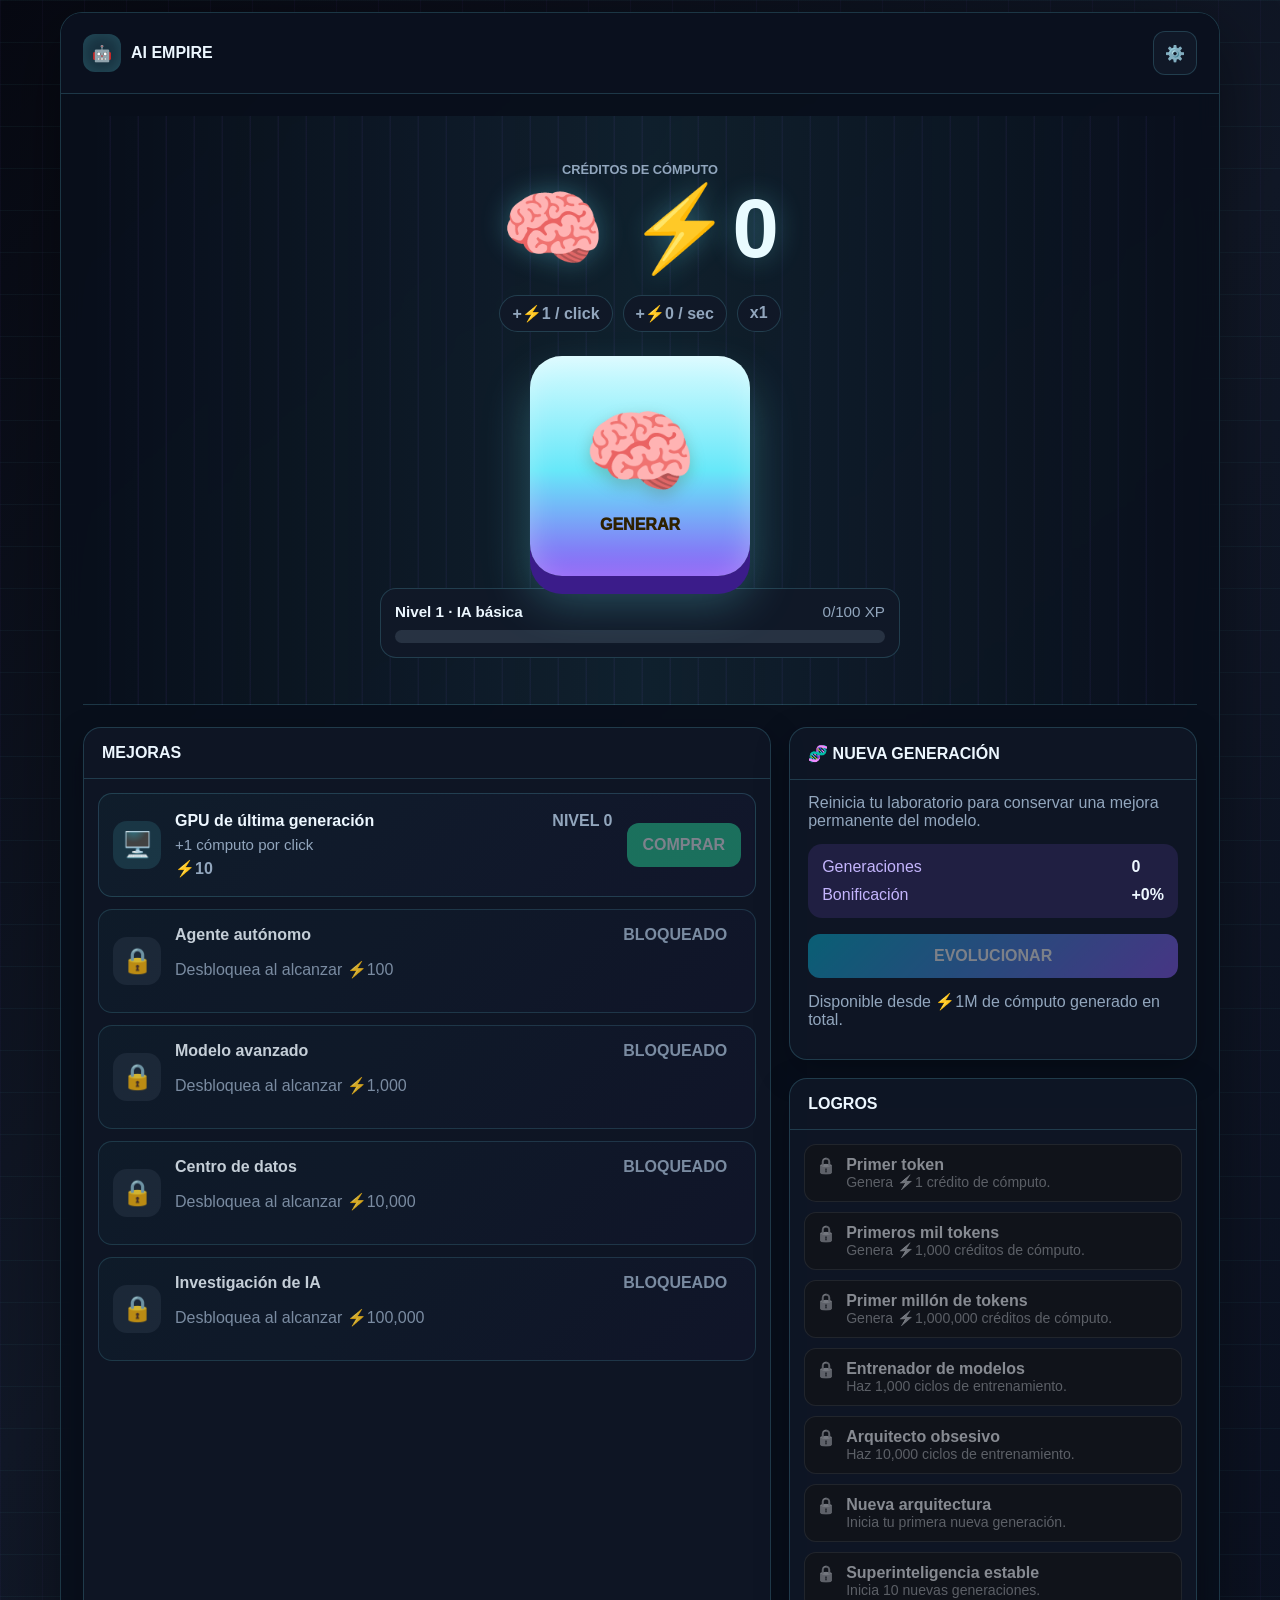
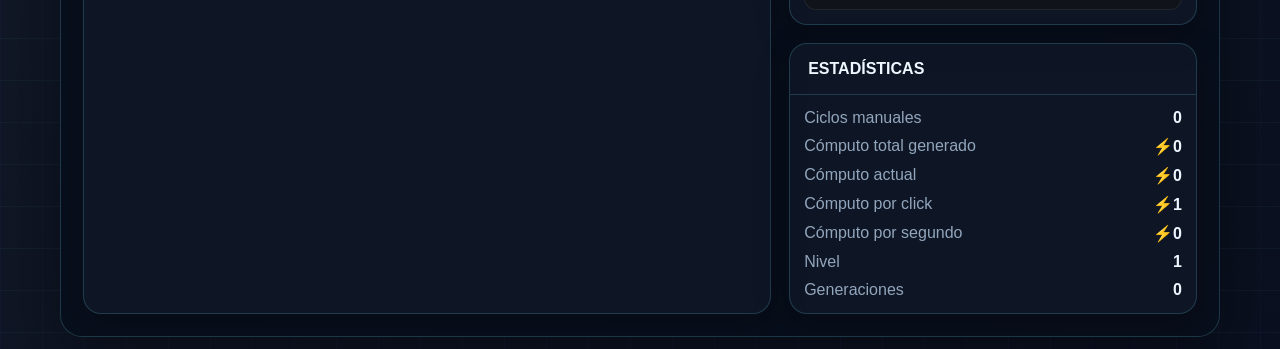
<file: index.html>
<!DOCTYPE html>
<html lang="es">
<head>
  <meta charset="UTF-8">
  <meta name="viewport" content="width=device-width, initial-scale=1.0">
  <title>AI Empire</title>
  <link rel="stylesheet" href="style.css">
</head>
<body>
  <div class="app-shell" id="app">
    <header class="topbar">
      <div class="brand">
        <span class="brand-icon">🤖</span>
        <span>AI EMPIRE</span>
      </div>
      <button class="icon-button" id="settingsButton" type="button" aria-label="Abrir configuración" title="Configuración">⚙️</button>
    </header>

    <main class="game-layout">
      <section class="hero-panel" aria-labelledby="moneyTitle">
        <p class="eyebrow" id="moneyTitle">CRÉDITOS DE CÓMPUTO</p>
        <div class="money-display" id="moneyDisplay">⚡ 0</div>
        <div class="income-strip">
          <span id="clickIncome">+⚡1 / click</span>
          <span id="secondIncome">+⚡0 / sec</span>
          <span id="multiplierDisplay">x1</span>
        </div>

        <div class="click-zone" id="clickZone">
          <button class="money-button" id="moneyButton" type="button" aria-label="Pulsar para generar cómputo">
            <span class="coin">🧠</span>
            <span>GENERAR</span>
          </button>
        </div>

        <div class="level-card" id="levelCard">
          <div class="level-line">
            <strong id="levelDisplay">Nivel 1</strong>
            <span id="xpDisplay">0/100 XP</span>
          </div>
          <div class="progress-track" aria-hidden="true">
            <div class="progress-fill" id="xpBar"></div>
          </div>
        </div>
      </section>

      <section class="content-grid">
        <section class="panel upgrades-panel" aria-labelledby="upgradesTitle">
          <div class="panel-heading">
            <h2 id="upgradesTitle">MEJORAS</h2>
          </div>
          <div class="upgrades-list" id="upgradesList"></div>
        </section>

        <aside class="side-column">
          <section class="panel prestige-panel" aria-labelledby="prestigeTitle">
            <div class="panel-heading">
              <h2 id="prestigeTitle">🧬 NUEVA GENERACIÓN</h2>
            </div>
            <p class="muted">Reinicia tu laboratorio para conservar una mejora permanente del modelo.</p>
            <div class="prestige-stats">
              <span>Generaciones</span>
              <strong id="prestigeDisplay">0</strong>
              <span>Bonificación</span>
              <strong id="prestigeBonusDisplay">+0%</strong>
            </div>
            <button class="primary-action" id="prestigeButton" type="button">EVOLUCIONAR</button>
            <p class="requirement" id="prestigeRequirement">Disponible desde ⚡1M</p>
          </section>

          <section class="panel achievements-panel" aria-labelledby="achievementsTitle">
            <div class="panel-heading">
              <h2 id="achievementsTitle">LOGROS</h2>
            </div>
            <div class="achievement-list" id="achievementList"></div>
          </section>

          <section class="panel stats-panel" aria-labelledby="statsTitle">
            <div class="panel-heading">
              <h2 id="statsTitle">ESTADÍSTICAS</h2>
            </div>
            <dl class="stats-list" id="statsList"></dl>
          </section>
        </aside>
      </section>
    </main>
  </div>

  <div class="toast-stack" id="toastStack" aria-live="polite"></div>

  <div class="modal hidden" id="settingsModal" role="dialog" aria-modal="true" aria-labelledby="settingsTitle">
    <div class="modal-card">
      <div class="modal-header">
        <h2 id="settingsTitle">⚙️ CONFIGURACIÓN</h2>
        <button class="icon-button" id="closeSettings" type="button" aria-label="Cerrar configuración" title="Cerrar">✕</button>
      </div>
      <div class="settings-row">
        <span>🔊 Sonido</span>
        <button class="toggle-button" id="soundToggle" type="button">ON</button>
      </div>
      <div class="settings-row">
        <span>✨ Animaciones</span>
        <button class="toggle-button" id="animationsToggle" type="button">ON</button>
      </div>
      <div class="modal-actions">
        <button class="primary-action" id="saveButton" type="button">💾 Guardar simulación</button>
        <button class="danger-action" id="resetButton" type="button">🗑️ Borrar simulación</button>
      </div>
    </div>
  </div>

  <div class="modal hidden" id="prestigeModal" role="dialog" aria-modal="true" aria-labelledby="prestigeConfirmTitle">
    <div class="modal-card">
      <h2 id="prestigeConfirmTitle">¿Seguro que quieres iniciar una nueva generación?</h2>
      <div class="modal-columns">
        <div>
          <h3>Perderás:</h3>
          <p id="prestigeLossMoney">❌ ⚡0</p>
          <p>❌ Todas las mejoras</p>
        </div>
        <div>
          <h3>Obtendrás:</h3>
          <p id="prestigeGainPoints">🧬 +0 Puntos de Generación</p>
          <p id="prestigeGainBonus">🔥 +0% potencia permanente</p>
        </div>
      </div>
      <div class="modal-actions horizontal">
        <button class="secondary-action" id="cancelPrestige" type="button">CANCELAR</button>
        <button class="prestige-action" id="confirmPrestige" type="button">NUEVA GENERACIÓN</button>
      </div>
    </div>
  </div>

  <div class="modal hidden" id="offlineModal" role="dialog" aria-modal="true" aria-labelledby="offlineTitle">
    <div class="modal-card center-card">
      <h2 id="offlineTitle">🌙 MIENTRAS ESTABAS FUERA</h2>
      <p id="offlineTime">Han pasado 0min.</p>
      <p>Tu infraestructura generó:</p>
      <div class="offline-money" id="offlineMoney">⚡ +0</div>
      <button class="primary-action" id="collectOffline" type="button">RECOGER</button>
    </div>
  </div>

  <script src="script.js"></script>
</body>
</html>
</file>
<file: style.css>
:root {
  --bg: #070912;
  --surface: #101827;
  --surface-strong: #0b1220;
  --text: #edf7ff;
  --muted: #92a6bd;
  --line: rgba(115, 232, 255, 0.18);
  --green: #28d99a;
  --green-dark: #69f5c4;
  --gold: #67e8f9;
  --gold-dark: #0891b2;
  --red: #ef476f;
  --blue: #8b5cf6;
  --ink-shadow: 0 22px 70px rgba(0, 0, 0, 0.42);
}

* {
  box-sizing: border-box;
}

body {
  min-height: 100vh;
  margin: 0;
  color: var(--text);
  font-family: Arial, Helvetica, sans-serif;
  background:
    linear-gradient(rgba(103, 232, 249, 0.045) 1px, transparent 1px),
    linear-gradient(90deg, rgba(139, 92, 246, 0.045) 1px, transparent 1px),
    linear-gradient(135deg, #070912 0%, #111827 45%, #0a1020 100%),
    var(--bg);
  background-size: 42px 42px, 42px 42px, auto;
}

button {
  font: inherit;
}

.app-shell {
  width: min(1160px, calc(100% - 24px));
  min-height: calc(100vh - 24px);
  margin: 12px auto;
  overflow: hidden;
  background: rgba(9, 15, 28, 0.88);
  border: 1px solid var(--line);
  border-radius: 22px;
  box-shadow: var(--ink-shadow);
  backdrop-filter: blur(12px);
}

.topbar {
  display: flex;
  align-items: center;
  justify-content: space-between;
  gap: 16px;
  padding: 18px 22px;
  border-bottom: 1px solid var(--line);
  background: rgba(10, 17, 31, 0.92);
}

.brand {
  display: flex;
  align-items: center;
  gap: 10px;
  font-weight: 900;
  letter-spacing: 0;
}

.brand-icon {
  display: grid;
  width: 38px;
  height: 38px;
  place-items: center;
  border-radius: 12px;
  background: rgba(103, 232, 249, 0.14);
  box-shadow: inset 0 0 18px rgba(103, 232, 249, 0.18);
}

.icon-button,
.toggle-button {
  min-width: 44px;
  min-height: 44px;
  border: 1px solid var(--line);
  border-radius: 12px;
  color: var(--text);
  background: var(--surface);
  cursor: pointer;
  transition: transform 0.16s ease, border-color 0.16s ease, background 0.16s ease;
}

.icon-button:hover,
.toggle-button:hover,
.buy-button:hover,
.primary-action:hover,
.secondary-action:hover,
.prestige-action:hover,
.danger-action:hover {
  transform: translateY(-1px);
}

.game-layout {
  padding: 22px;
}

.hero-panel {
  position: relative;
  display: grid;
  justify-items: center;
  padding: clamp(24px, 5vw, 46px) 16px;
  border-bottom: 1px solid var(--line);
  background:
    linear-gradient(90deg, transparent, rgba(103, 232, 249, 0.08), transparent),
    repeating-linear-gradient(90deg, transparent 0 26px, rgba(139, 92, 246, 0.06) 27px 28px);
}

.eyebrow {
  margin: 0 0 8px;
  color: var(--muted);
  font-size: 0.8rem;
  font-weight: 800;
  letter-spacing: 0;
}

.money-display {
  min-height: 1.15em;
  text-align: center;
  font-size: clamp(2.1rem, 8vw, 5.2rem);
  font-weight: 900;
  line-height: 1.05;
  color: #e9fbff;
  text-shadow: 0 0 28px rgba(103, 232, 249, 0.32);
}

.income-strip {
  display: flex;
  flex-wrap: wrap;
  justify-content: center;
  gap: 10px;
  margin-top: 14px;
}

.income-strip span {
  padding: 8px 12px;
  border: 1px solid var(--line);
  border-radius: 999px;
  color: var(--muted);
  background: var(--surface);
  font-weight: 800;
}

.click-zone {
  position: relative;
  display: grid;
  width: min(320px, 100%);
  min-height: 220px;
  margin-top: 24px;
  place-items: center;
}

.money-button {
  display: grid;
  width: clamp(154px, 44vw, 220px);
  aspect-ratio: 1;
  place-items: center;
  align-content: center;
  gap: 10px;
  border: 0;
  border-radius: 32px;
  color: #2e2100;
  background:
    linear-gradient(180deg, #d9fbff, #67e8f9 52%, #8b5cf6);
  box-shadow:
    0 18px 0 #3b1c8a,
    0 26px 48px rgba(103, 232, 249, 0.28),
    inset 0 0 28px rgba(255, 255, 255, 0.28);
  cursor: pointer;
  font-weight: 950;
  letter-spacing: 0;
  transition: transform 0.08s ease, box-shadow 0.08s ease, filter 0.2s ease;
  user-select: none;
  -webkit-tap-highlight-color: transparent;
}

.money-button .coin {
  font-size: clamp(3.2rem, 14vw, 5.7rem);
  filter: drop-shadow(0 6px 8px rgba(96, 56, 0, 0.24));
}

.money-button:active,
.money-button.pressed {
  transform: translateY(10px) scale(0.96);
  box-shadow:
    0 8px 0 #3b1c8a,
    0 16px 28px rgba(103, 232, 249, 0.18);
}

.level-card {
  width: min(520px, 100%);
  margin-top: 12px;
  padding: 14px;
  border: 1px solid var(--line);
  border-radius: 16px;
  background: var(--surface);
}

.level-line {
  display: flex;
  justify-content: space-between;
  gap: 16px;
  margin-bottom: 10px;
  color: var(--muted);
  font-size: 0.95rem;
}

.level-line strong {
  color: var(--text);
}

.progress-track {
  height: 13px;
  overflow: hidden;
  border-radius: 999px;
  background: rgba(146, 166, 189, 0.18);
}

.progress-fill {
  width: 0;
  height: 100%;
  border-radius: inherit;
  background: linear-gradient(90deg, var(--green), var(--gold), var(--blue));
  transition: width 0.32s ease;
}

.content-grid {
  display: grid;
  grid-template-columns: minmax(0, 1.35fr) minmax(310px, 0.8fr);
  gap: 18px;
  padding-top: 22px;
}

.side-column {
  display: grid;
  align-content: start;
  gap: 18px;
}

.panel {
  border: 1px solid var(--line);
  border-radius: 18px;
  background: rgba(16, 24, 39, 0.86);
  box-shadow: 0 12px 34px rgba(0, 0, 0, 0.26);
}

.panel-heading {
  display: flex;
  align-items: center;
  justify-content: space-between;
  padding: 16px 18px;
  border-bottom: 1px solid var(--line);
}

.panel-heading h2 {
  margin: 0;
  font-size: 1rem;
  letter-spacing: 0;
}

.upgrades-list {
  display: grid;
  gap: 12px;
  padding: 14px;
}

.upgrade-card {
  display: grid;
  grid-template-columns: auto minmax(0, 1fr) auto;
  gap: 14px;
  align-items: center;
  min-height: 104px;
  padding: 14px;
  border: 1px solid var(--line);
  border-radius: 14px;
  background:
    linear-gradient(135deg, rgba(103, 232, 249, 0.05), rgba(139, 92, 246, 0.05)),
    var(--surface-strong);
  transition: transform 0.18s ease, border-color 0.18s ease, box-shadow 0.18s ease;
}

.upgrade-card.affordable {
  border-color: rgba(40, 217, 154, 0.72);
  box-shadow: 0 0 24px rgba(40, 217, 154, 0.08);
}

.upgrade-card.bought {
  animation: buyPulse 360ms ease;
}

.upgrade-icon {
  display: grid;
  width: 48px;
  height: 48px;
  place-items: center;
  border-radius: 14px;
  background: rgba(103, 232, 249, 0.12);
  font-size: 1.55rem;
}

.upgrade-info {
  min-width: 0;
}

.upgrade-title {
  display: flex;
  flex-wrap: wrap;
  align-items: baseline;
  justify-content: space-between;
  gap: 8px;
  margin-bottom: 6px;
  font-weight: 900;
}

.upgrade-title span:last-child,
.upgrade-description,
.upgrade-cost,
.muted,
.requirement,
.locked-text {
  color: var(--muted);
}

.upgrade-description {
  margin: 0 0 6px;
  font-size: 0.94rem;
}

.upgrade-cost {
  font-weight: 800;
}

.buy-button,
.primary-action,
.secondary-action,
.prestige-action,
.danger-action {
  min-height: 44px;
  border: 0;
  border-radius: 12px;
  padding: 0 16px;
  cursor: pointer;
  font-weight: 900;
  transition: transform 0.16s ease, filter 0.16s ease, opacity 0.16s ease;
}

.buy-button,
.primary-action {
  color: #ffffff;
  background: var(--green);
}

.buy-button:disabled,
.primary-action:disabled {
  cursor: not-allowed;
  opacity: 0.46;
  transform: none;
}

.secondary-action {
  color: var(--text);
  background: rgba(146, 166, 189, 0.2);
}

.prestige-action {
  color: #ffffff;
  background: linear-gradient(135deg, #8b5cf6, #06b6d4);
}

.danger-action {
  color: #ffffff;
  background: var(--red);
}

.locked-card {
  opacity: 0.82;
}

.locked-card .upgrade-icon {
  background: rgba(146, 166, 189, 0.12);
}

.prestige-panel {
  padding-bottom: 16px;
}

.prestige-panel .muted,
.prestige-panel .requirement {
  margin: 14px 18px;
}

.prestige-stats {
  display: grid;
  grid-template-columns: 1fr auto;
  gap: 10px;
  margin: 0 18px 16px;
  padding: 14px;
  border-radius: 14px;
  background: rgba(139, 92, 246, 0.14);
}

.prestige-stats span {
  color: #c4b5fd;
}

.prestige-panel .primary-action {
  width: calc(100% - 36px);
  margin: 0 18px;
  background: linear-gradient(135deg, #06b6d4, #8b5cf6);
}

.achievement-list,
.stats-list {
  display: grid;
  gap: 10px;
  margin: 0;
  padding: 14px;
}

.achievement {
  display: grid;
  grid-template-columns: auto 1fr;
  gap: 10px;
  padding: 11px;
  border: 1px solid var(--line);
  border-radius: 12px;
  background: var(--surface-strong);
}

.achievement.locked {
  filter: grayscale(1);
  opacity: 0.52;
}

.achievement strong,
.achievement p {
  margin: 0;
}

.achievement p {
  color: var(--muted);
  font-size: 0.88rem;
}

.stats-list {
  grid-template-columns: minmax(0, 1fr) auto;
}

.stats-list dt {
  color: var(--muted);
}

.stats-list dd {
  margin: 0;
  font-weight: 900;
  text-align: right;
}

.floating-text {
  position: absolute;
  z-index: 6;
  left: 50%;
  top: 42%;
  pointer-events: none;
  color: var(--green-dark);
  font-weight: 950;
  text-shadow: 0 0 14px rgba(105, 245, 196, 0.5);
  animation: floatUp 700ms ease-out forwards;
}

.particle {
  position: absolute;
  z-index: 4;
  left: 50%;
  top: 50%;
  width: 10px;
  height: 10px;
  border-radius: 999px;
  pointer-events: none;
  background: var(--gold);
  box-shadow: 0 0 16px rgba(103, 232, 249, 0.75);
  animation: burst 560ms ease-out forwards;
}

.toast-stack {
  position: fixed;
  z-index: 30;
  top: 18px;
  right: 18px;
  display: grid;
  gap: 10px;
  width: min(360px, calc(100vw - 28px));
}

.toast {
  padding: 14px 16px;
  border: 1px solid var(--line);
  border-left: 5px solid var(--gold);
  border-radius: 14px;
  background: rgba(16, 24, 39, 0.96);
  box-shadow: 0 16px 40px rgba(0, 0, 0, 0.34);
  animation: toastIn 260ms ease-out, toastOut 260ms ease-in 3.7s forwards;
}

.toast strong,
.toast p {
  margin: 0;
}

.toast p {
  margin-top: 4px;
  color: var(--muted);
}

.modal {
  position: fixed;
  z-index: 40;
  inset: 0;
  display: grid;
  place-items: center;
  padding: 18px;
  background: rgba(3, 7, 18, 0.7);
}

.modal.hidden {
  display: none;
}

.modal-card {
  width: min(560px, 100%);
  padding: 20px;
  border: 1px solid var(--line);
  border-radius: 20px;
  background: var(--surface);
  box-shadow: var(--ink-shadow);
  animation: modalPop 220ms ease-out;
}

.modal-header,
.settings-row,
.modal-actions.horizontal {
  display: flex;
  align-items: center;
  justify-content: space-between;
  gap: 12px;
}

.modal-header h2,
.modal-card h2,
.modal-card h3 {
  margin: 0;
}

.settings-row {
  padding: 15px 0;
  border-bottom: 1px solid var(--line);
  font-weight: 800;
}

.toggle-button {
  padding: 0 18px;
  color: #ffffff;
  background: var(--green);
}

.toggle-button.off {
  background: #7b8794;
}

.modal-actions {
  display: grid;
  gap: 10px;
  margin-top: 18px;
}

.modal-columns {
  display: grid;
  grid-template-columns: 1fr 1fr;
  gap: 14px;
  margin-top: 18px;
}

.modal-columns > div {
  padding: 14px;
  border-radius: 14px;
  background: var(--surface-strong);
}

.center-card {
  text-align: center;
}

.offline-money {
  margin: 14px 0;
  color: var(--green-dark);
  font-size: 2rem;
  font-weight: 950;
}

.level-up-flash {
  animation: levelFlash 760ms ease;
}

.prestige-flash {
  animation: prestigeFlash 900ms ease;
}

body.animations-off *,
body.animations-off *::before,
body.animations-off *::after {
  animation: none !important;
  transition: none !important;
}

@keyframes floatUp {
  from {
    opacity: 1;
    transform: translate(-50%, 0) scale(1);
  }
  to {
    opacity: 0;
    transform: translate(-50%, -70px) scale(1.18);
  }
}

@keyframes burst {
  from {
    opacity: 1;
    transform: translate(-50%, -50%) scale(1);
  }
  to {
    opacity: 0;
    transform: translate(calc(-50% + var(--x)), calc(-50% + var(--y))) scale(0.3);
  }
}

@keyframes toastIn {
  from {
    opacity: 0;
    transform: translateX(24px);
  }
  to {
    opacity: 1;
    transform: translateX(0);
  }
}

@keyframes toastOut {
  to {
    opacity: 0;
    transform: translateX(24px);
  }
}

@keyframes modalPop {
  from {
    opacity: 0;
    transform: translateY(12px) scale(0.97);
  }
  to {
    opacity: 1;
    transform: translateY(0) scale(1);
  }
}

@keyframes buyPulse {
  50% {
    transform: scale(1.018);
    box-shadow: 0 14px 28px rgba(25, 169, 116, 0.14);
  }
}

@keyframes levelFlash {
  35% {
    background: rgba(103, 232, 249, 0.12);
    box-shadow: 0 0 0 8px rgba(103, 232, 249, 0.16);
  }
}

@keyframes prestigeFlash {
  45% {
    filter: saturate(1.45) brightness(1.04);
    box-shadow: 0 0 0 12px rgba(122, 76, 255, 0.12);
  }
}

@media (max-width: 860px) {
  .app-shell {
    width: 100%;
    min-height: 100vh;
    margin: 0;
    border-radius: 0;
    border-left: 0;
    border-right: 0;
  }

  .content-grid,
  .modal-columns {
    grid-template-columns: 1fr;
  }

  .game-layout {
    padding: 16px;
  }
}

@media (max-width: 560px) {
  .topbar {
    padding: 14px;
  }

  .upgrade-card {
    grid-template-columns: auto 1fr;
  }

  .buy-button {
    grid-column: 1 / -1;
    width: 100%;
  }

  .money-button {
    border-radius: 24px;
  }

  .stats-list {
    grid-template-columns: 1fr;
    gap: 4px;
  }

  .stats-list dd {
    text-align: left;
    margin-bottom: 8px;
  }

  .modal-actions.horizontal {
    display: grid;
  }
}
</file>
